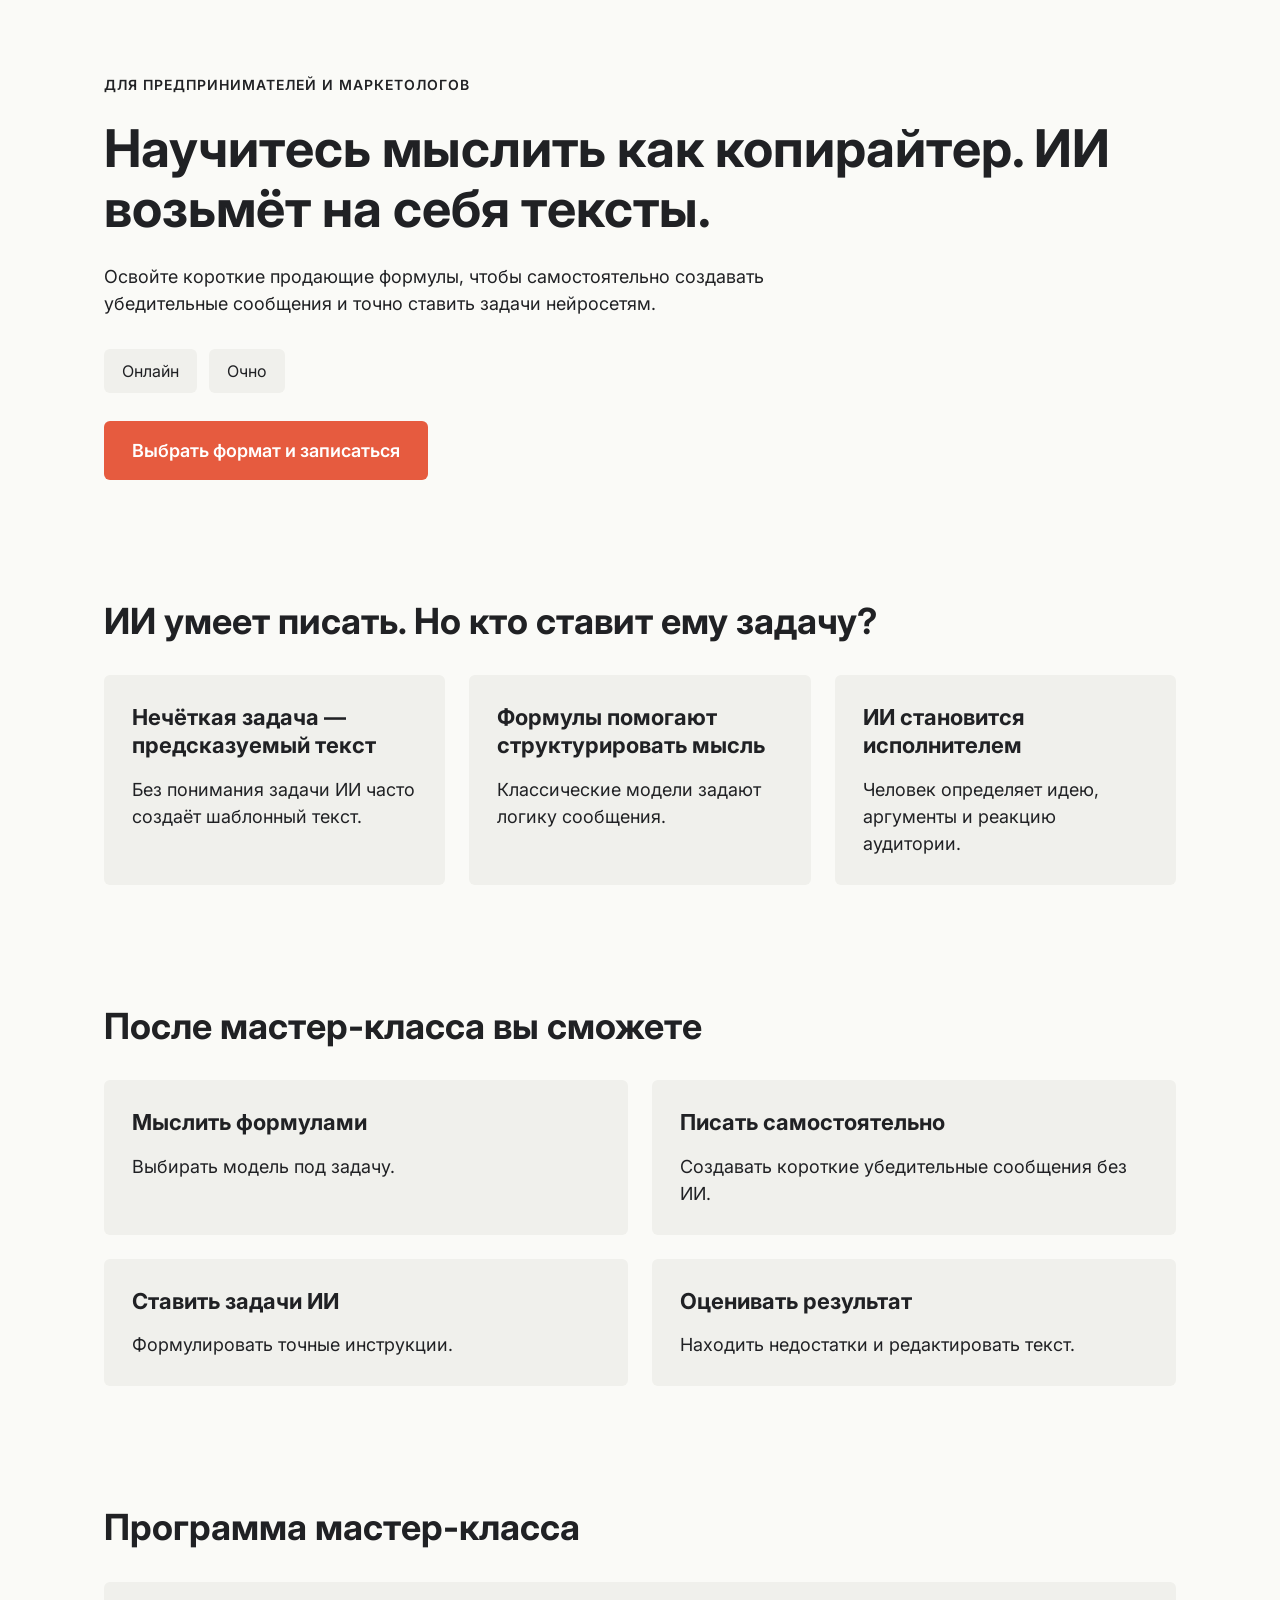
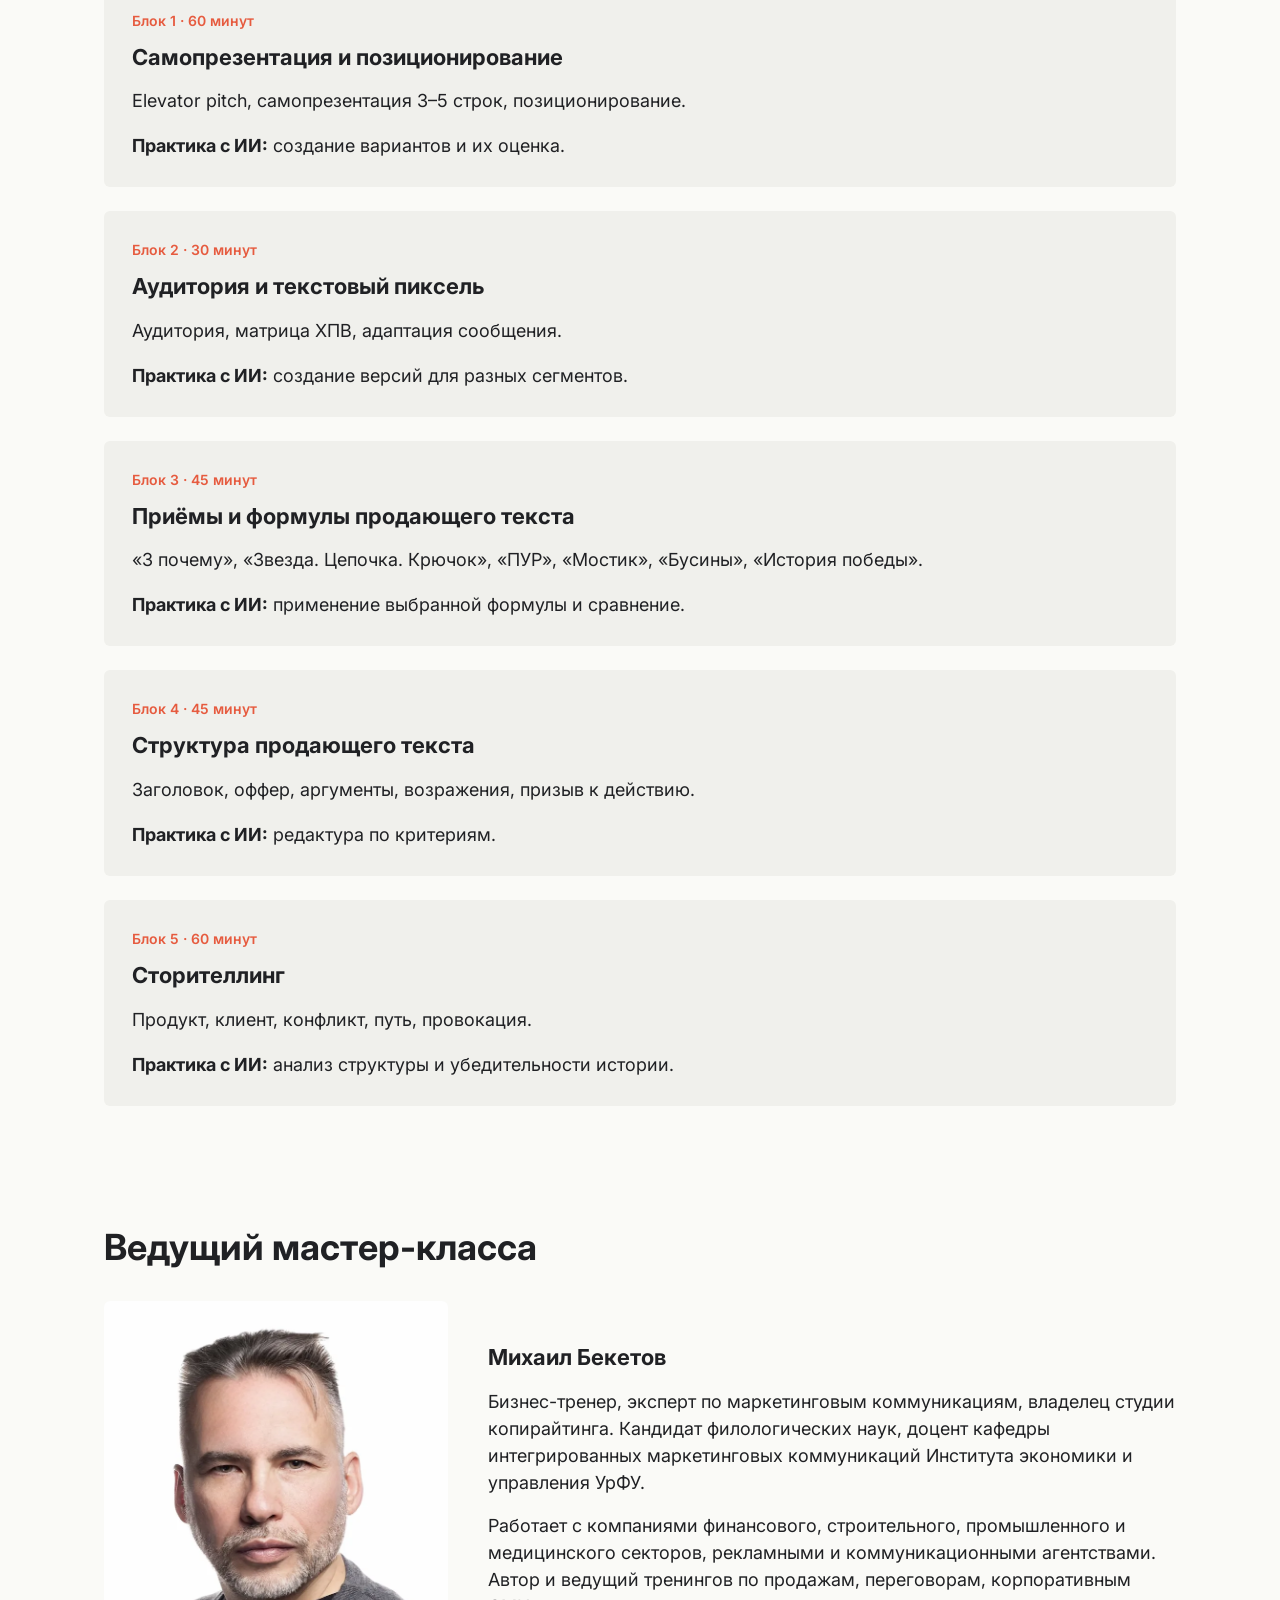
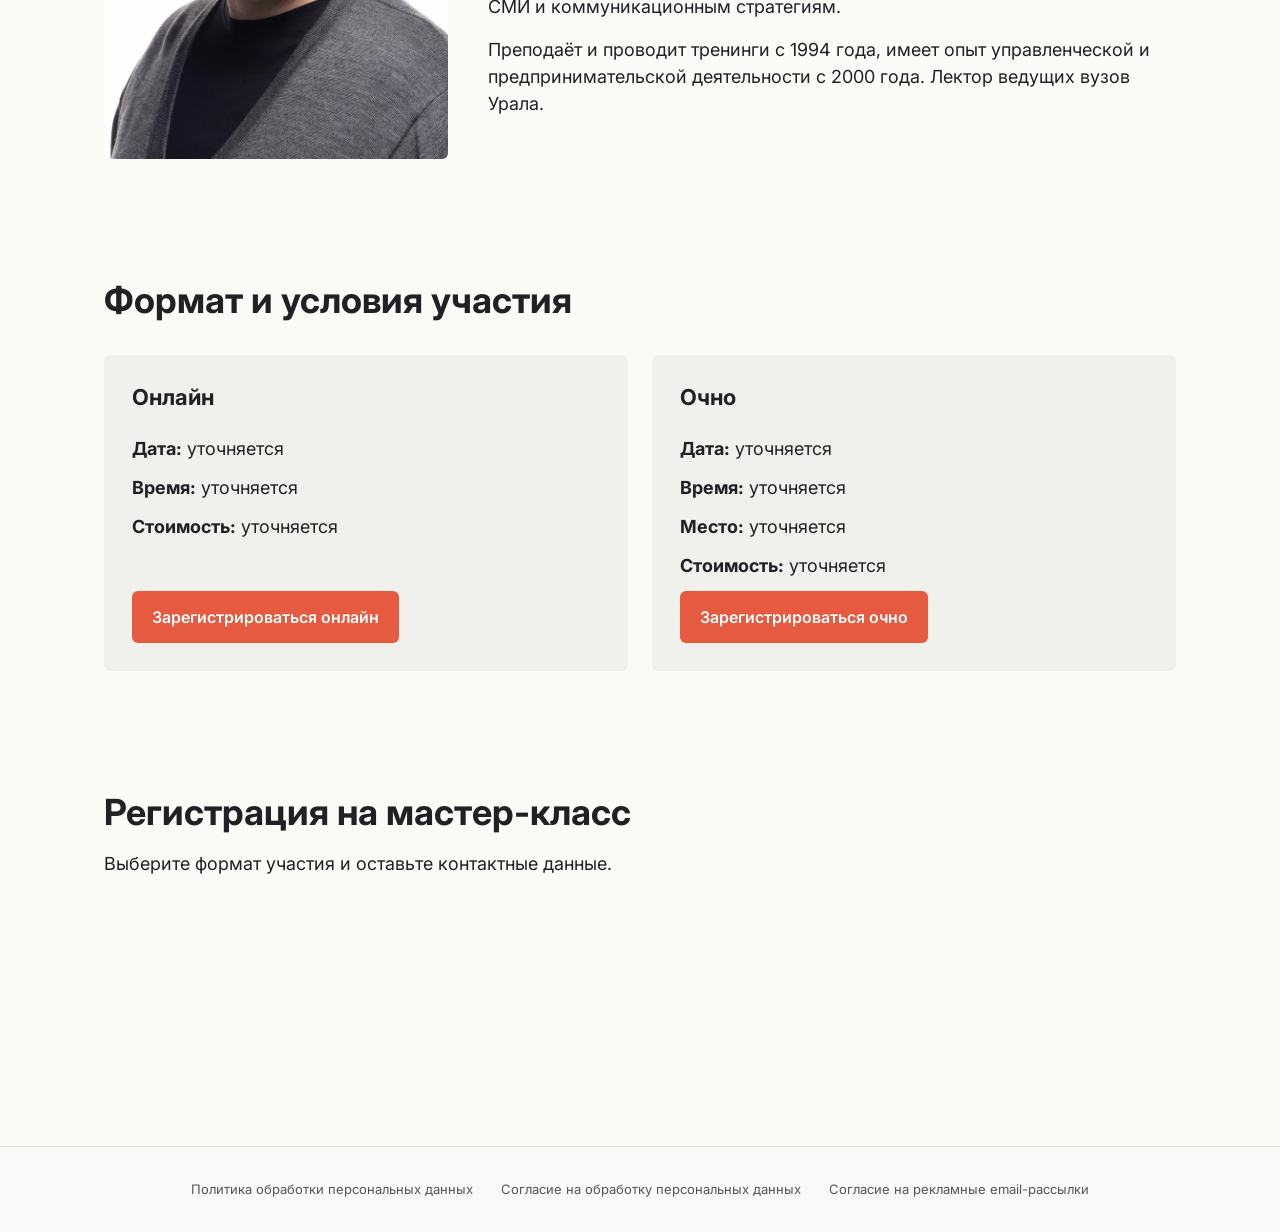
<file: index.html>
<!DOCTYPE html>
<!-- Учебное обновление сайта. Модуль 7, практика 7.7 -->
<html lang="ru">
<head>
    <meta charset="UTF-8">
    <meta name="viewport" content="width=device-width, initial-scale=1.0">
    <title>Копирайтинг + ИИ — мастер-класс</title>
    <link rel="preconnect" href="https://fonts.googleapis.com">
<link rel="preconnect" href="https://fonts.gstatic.com" crossorigin>
<link href="https://fonts.googleapis.com/css2?family=Inter:wght@400;500;600;700&display=swap" rel="stylesheet">
    <link rel="stylesheet" href="style.css">
</head>
<body>
    <main>
        <section class="hero">
            <p class="hero-label">Для предпринимателей и маркетологов</p>

            <h1>Научитесь мыслить как копирайтер. ИИ возьмёт на себя тексты.</h1>

            <p class="hero-subtitle">Освойте короткие продающие формулы, чтобы самостоятельно создавать убедительные сообщения и точно ставить задачи нейросетям.</p>

            <div class="hero-formats">
    <span class="format-tag">Онлайн</span>
    <span class="format-tag">Очно</span>
</div>
            <a class="hero-button" href="#registration">Выбрать формат и записаться</a>
        </section>

        <section class="problem">
            <div class="container">

                <h2>ИИ умеет писать. Но кто ставит ему задачу?</h2>

                <div class="problem-cards">

                    <article class="problem-card">
                        <h3>Нечёткая задача — предсказуемый текст</h3>
                        <p>Без понимания задачи ИИ часто создаёт шаблонный текст.</p>
                    </article>

                    <article class="problem-card">
                        <h3>Формулы помогают структурировать мысль</h3>
                        <p>Классические модели задают логику сообщения.</p>
                    </article>

                    <article class="problem-card">
                        <h3>ИИ становится исполнителем</h3>
                        <p>Человек определяет идею, аргументы и реакцию аудитории.</p>
                    </article>

                </div>
            </div>
        </section>
        <section class="results">
            <div class="container">

                <h2>После мастер-класса вы сможете</h2>

                <div class="results-cards">

                    <article class="results-card">
                        <h3>Мыслить формулами</h3>
                        <p>Выбирать модель под задачу.</p>
                    </article>

                    <article class="results-card">
                        <h3>Писать самостоятельно</h3>
                        <p>Создавать короткие убедительные сообщения без ИИ.</p>
                    </article>

                    <article class="results-card">
                        <h3>Ставить задачи ИИ</h3>
                        <p>Формулировать точные инструкции.</p>
                    </article>

                    <article class="results-card">
                        <h3>Оценивать результат</h3>
                        <p>Находить недостатки и редактировать текст.</p>
                    </article>

                </div>
            </div>
        </section>
               <section class="program">
            <div class="container">

                <h2>Программа мастер-класса</h2>

                <div class="program-blocks">

    <article class="program-block">
        <p class="program-duration">Блок 1 · 60 минут</p>

        <h3>Самопрезентация и позиционирование</h3>

        <p>Elevator pitch, самопрезентация 3–5 строк, позиционирование.</p>

        <p><strong>Практика с ИИ:</strong> создание вариантов и их оценка.</p>
    </article>
<article class="program-block">
    <p class="program-duration">Блок 2 · 30 минут</p>

    <h3>Аудитория и текстовый пиксель</h3>

    <p>Аудитория, матрица ХПВ, адаптация сообщения.</p>

    <p><strong>Практика с ИИ:</strong> создание версий для разных сегментов.</p>
</article>

<article class="program-block">
    <p class="program-duration">Блок 3 · 45 минут</p>

    <h3>Приёмы и формулы продающего текста</h3>

    <p>«3 почему», «Звезда. Цепочка. Крючок», «ПУР», «Мостик», «Бусины», «История победы».</p>

    <p><strong>Практика с ИИ:</strong> применение выбранной формулы и сравнение.</p>
</article>

<article class="program-block">
    <p class="program-duration">Блок 4 · 45 минут</p>

    <h3>Структура продающего текста</h3>

    <p>Заголовок, оффер, аргументы, возражения, призыв к действию.</p>

    <p><strong>Практика с ИИ:</strong> редактура по критериям.</p>
</article>

<article class="program-block">
    <p class="program-duration">Блок 5 · 60 минут</p>

    <h3>Сторителлинг</h3>

    <p>Продукт, клиент, конфликт, путь, провокация.</p>

    <p><strong>Практика с ИИ:</strong> анализ структуры и убедительности истории.</p>
</article>
</div>

            </div>
        </section> 
                <section class="speaker">
            <div class="container">

                <h2>Ведущий мастер-класса</h2>

                <div class="speaker-content">

                    <div class="speaker-photo">
    <img src="images/beketov.webp" alt="Михаил Бекетов — ведущий мастер-класса">
</div>

                    <div class="speaker-info">
                        <h3>Михаил Бекетов</h3>

<p>Бизнес-тренер, эксперт по маркетинговым коммуникациям, владелец студии копирайтинга. Кандидат филологических наук, доцент кафедры интегрированных маркетинговых коммуникаций Института экономики и управления УрФУ.</p>

<p>Работает с компаниями финансового, строительного, промышленного и медицинского секторов, рекламными и коммуникационными агентствами. Автор и ведущий тренингов по продажам, переговорам, корпоративным СМИ и коммуникационным стратегиям.</p>

<p>Преподаёт и проводит тренинги с 1994 года, имеет опыт управленческой и предпринимательской деятельности с 2000 года. Лектор ведущих вузов Урала.</p>                    </div>

                </div>
            </div>
        </section>
        <section class="participation">
    <div class="container">

        <h2>Формат и условия участия</h2>

        <div class="participation-cards">

            <article class="participation-card">
                <h3>Онлайн</h3>

                <p><strong>Дата:</strong> уточняется</p>
                <p><strong>Время:</strong> уточняется</p>
                <p><strong>Стоимость:</strong> уточняется</p>

                <a href="#registration" class="participation-button" data-format="online">
                   Зарегистрироваться онлайн
                </a>
            </article>

            <article class="participation-card">
                <h3>Очно</h3>

                <p><strong>Дата:</strong> уточняется</p>
                <p><strong>Время:</strong> уточняется</p>
                <p><strong>Место:</strong> уточняется</p>
                <p><strong>Стоимость:</strong> уточняется</p>

                <a href="#registration" class="participation-button" data-format="offline">
                    Зарегистрироваться очно
                </a>
            </article>

        </div>
    </div>
</section>
<section class="registration" id="registration">
    <div class="container">

        <h2>Регистрация на мастер-класс</h2>

        <p class="registration-intro">
            Выберите формат участия и оставьте контактные данные.
        </p>

        <!-- Регистрация через Яндекс Формы -->
<script src="https://forms.yandex.ru/_static/embed.js"></script>

<iframe
    src="https://forms.yandex.ru/u/6af495f3ba5f02373a2b2bd5?iframe=1"
    name="ya-form-6af495f3ba5f02373a2b2bd5"
    title="Регистрация на мастер-класс Копирайтинг + ИИ"
    width="100%"
    style="max-width: 650px; border: 0;"
></iframe>
    </div>
</section>
    </main>
 
<footer class="site-footer">
    <div class="legal-links">
        <a href="privacy.html">
            Политика обработки персональных данных
        </a>

        <a href="consent-registration.html">
            Согласие на обработку персональных данных
        </a>

        <a href="consent-email.html">
            Согласие на рекламные email-рассылки
        </a>
    </div>
</footer>
 

</body>
</html>
</file>
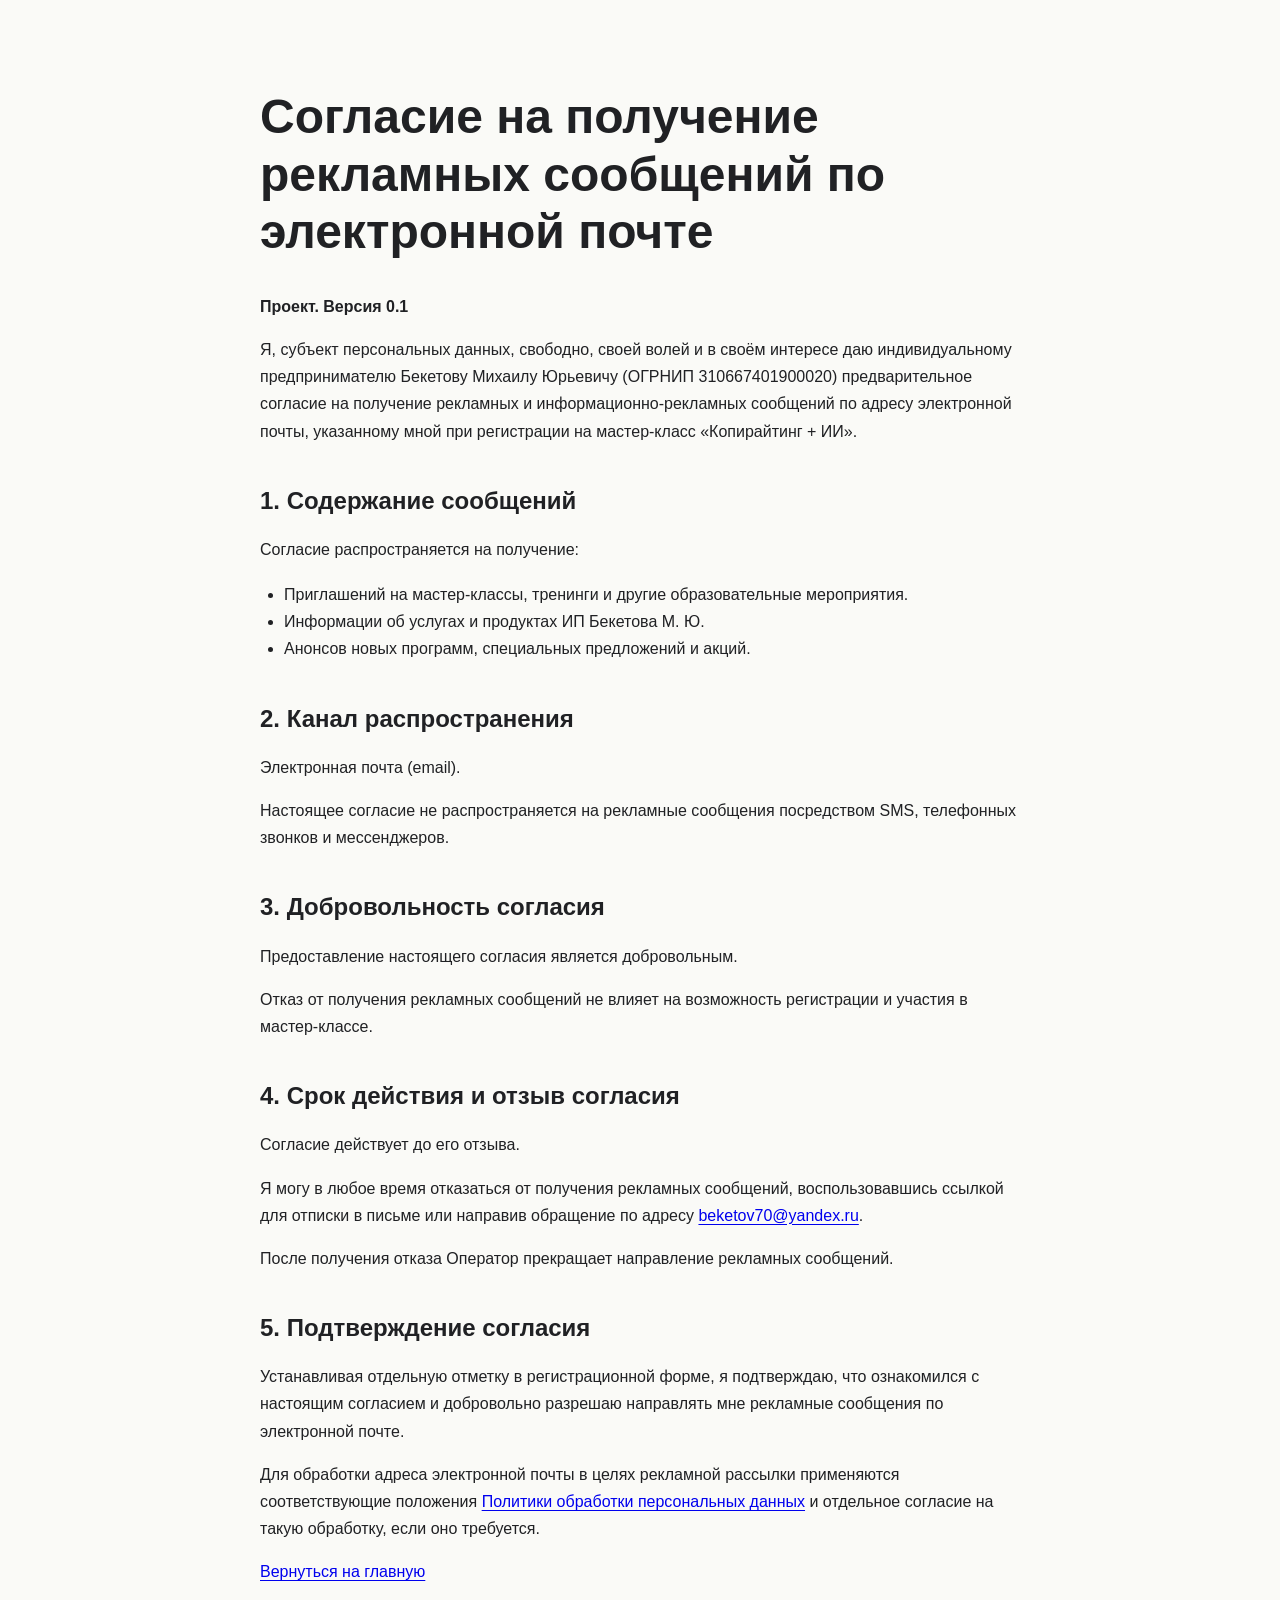
<file: consent-email.html>
<!DOCTYPE html>
<html lang="ru">
<head>
    <meta charset="UTF-8">
    <meta name="viewport"
          content="width=device-width, initial-scale=1.0">

    <title>Согласие на рекламные email-рассылки</title>

    <link rel="stylesheet" href="style.css">
</head>

<body class="legal-page">
    <main class="legal-content">

        <h1>Согласие на получение рекламных
        сообщений по электронной почте</h1>

        <p><strong>Проект. Версия 0.1</strong></p>

        <p>Я, субъект персональных данных, свободно,
        своей волей и в своём интересе даю
        индивидуальному предпринимателю Бекетову
        Михаилу Юрьевичу (ОГРНИП 310667401900020)
        предварительное согласие на получение
        рекламных и информационно-рекламных сообщений
        по адресу электронной почты, указанному мной
        при регистрации на мастер-класс
        «Копирайтинг + ИИ».</p>

        <h2>1. Содержание сообщений</h2>

        <p>Согласие распространяется на получение:</p>

        <ul>
            <li>Приглашений на мастер-классы, тренинги
            и другие образовательные мероприятия.</li>

            <li>Информации об услугах и продуктах
            ИП Бекетова М. Ю.</li>

            <li>Анонсов новых программ, специальных
            предложений и акций.</li>
        </ul>

        <h2>2. Канал распространения</h2>

        <p>Электронная почта (email).</p>

        <p>Настоящее согласие не распространяется
        на рекламные сообщения посредством SMS,
        телефонных звонков и мессенджеров.</p>

        <h2>3. Добровольность согласия</h2>

        <p>Предоставление настоящего согласия
        является добровольным.</p>

        <p>Отказ от получения рекламных сообщений
        не влияет на возможность регистрации
        и участия в мастер-классе.</p>

        <h2>4. Срок действия и отзыв согласия</h2>

        <p>Согласие действует до его отзыва.</p>

        <p>Я могу в любое время отказаться от получения
        рекламных сообщений, воспользовавшись ссылкой
        для отписки в письме или направив обращение
        по адресу
        <a href="mailto:beketov70@yandex.ru">
        beketov70@yandex.ru</a>.</p>

        <p>После получения отказа Оператор прекращает
        направление рекламных сообщений.</p>

        <h2>5. Подтверждение согласия</h2>

        <p>Устанавливая отдельную отметку
        в регистрационной форме, я подтверждаю,
        что ознакомился с настоящим согласием
        и добровольно разрешаю направлять мне
        рекламные сообщения по электронной почте.</p>

        <p>Для обработки адреса электронной почты
        в целях рекламной рассылки применяются
        соответствующие положения
        <a href="privacy.html">
        Политики обработки персональных данных</a>
        и отдельное согласие на такую обработку,
        если оно требуется.</p>

        <p>
            <a href="index.html">Вернуться на главную</a>
        </p>

    </main>
</body>
</html>
</file>
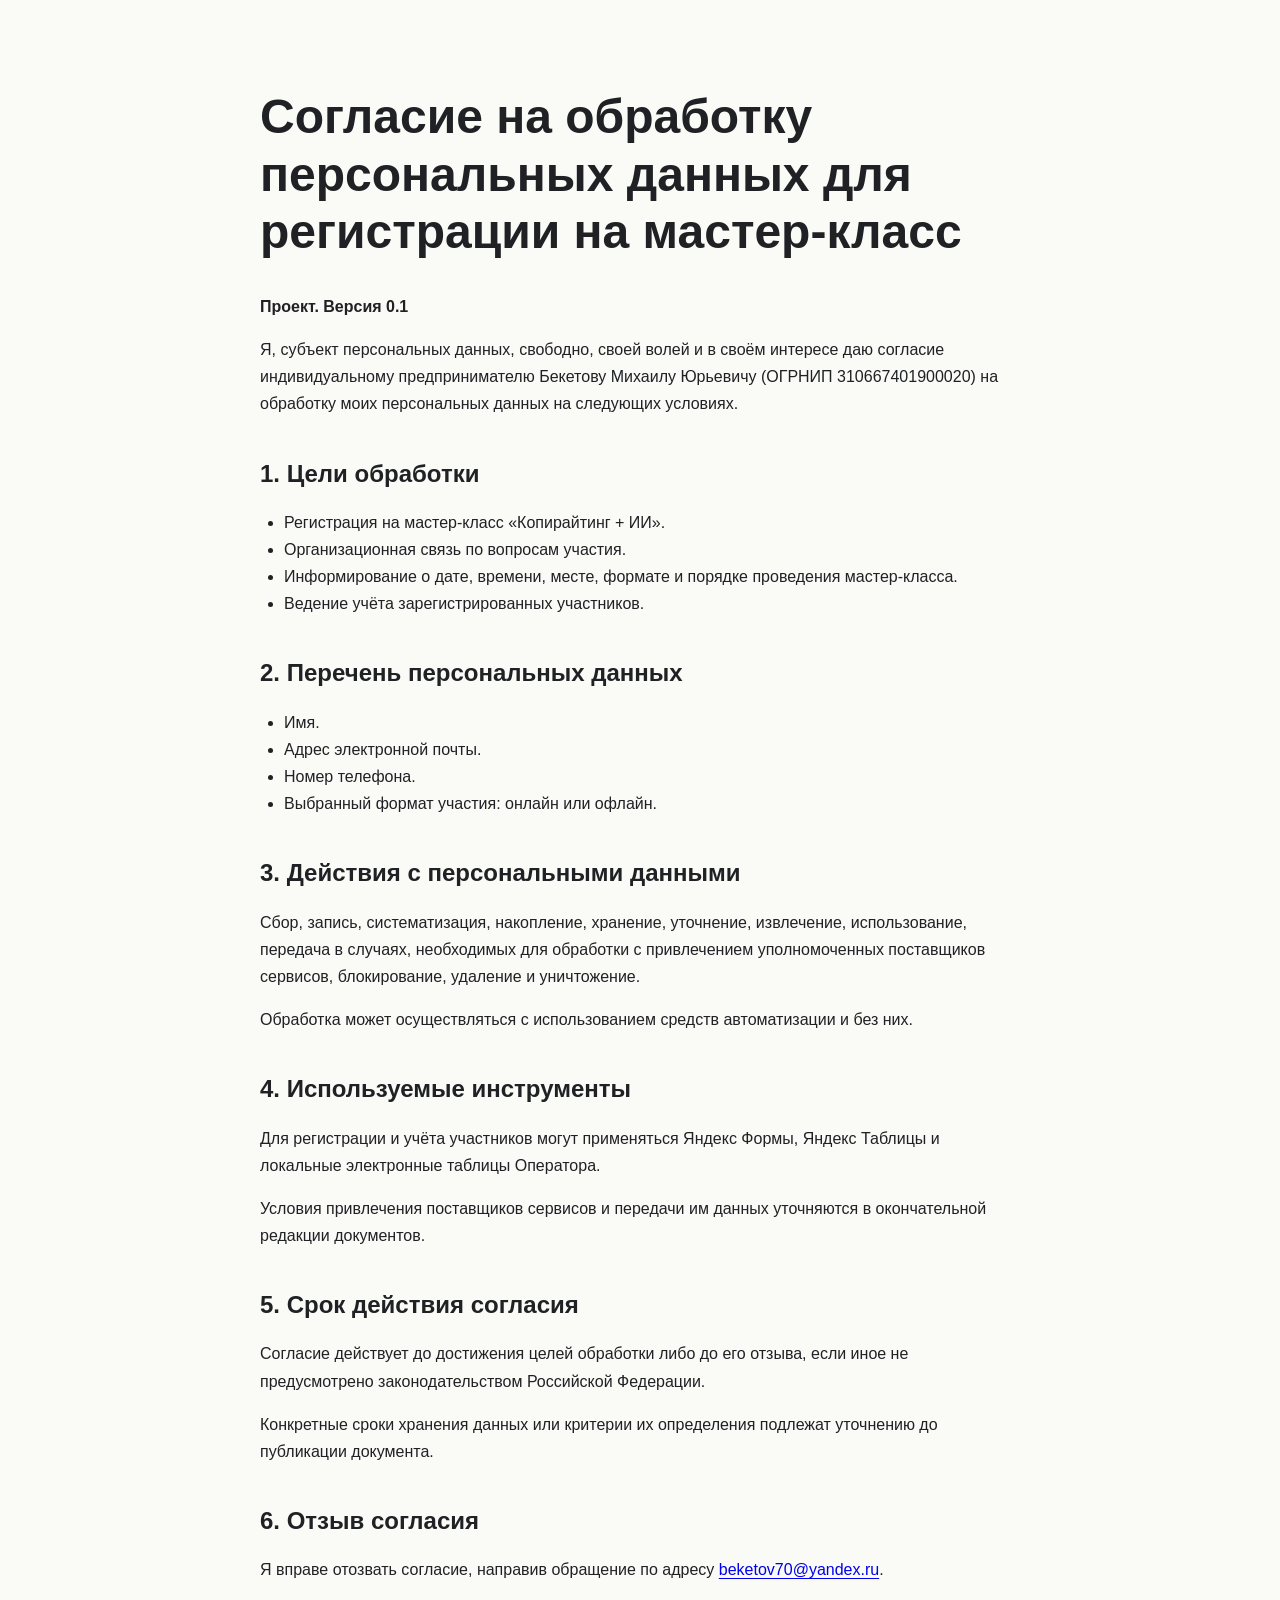
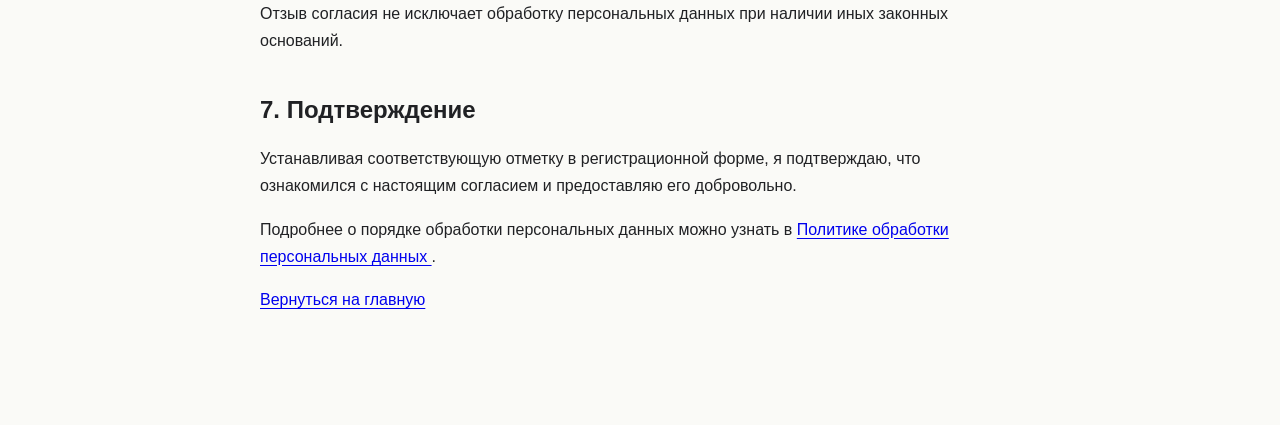
<file: consent-registration.html>
<!DOCTYPE html>
<html lang="ru">
<head>
    <meta charset="UTF-8">
    <meta name="viewport"
          content="width=device-width, initial-scale=1.0">

    <title>Согласие на обработку персональных данных</title>

    <link rel="stylesheet" href="style.css">
</head>

<body class="legal-page">
    <main class="legal-content">

        <h1>Согласие на обработку персональных данных
        для регистрации на мастер-класс</h1>

        <p><strong>Проект. Версия 0.1</strong></p>

        <p>Я, субъект персональных данных, свободно,
        своей волей и в своём интересе даю согласие
        индивидуальному предпринимателю Бекетову
        Михаилу Юрьевичу (ОГРНИП 310667401900020)
        на обработку моих персональных данных
        на следующих условиях.</p>

        <h2>1. Цели обработки</h2>
        <ul>
            <li>Регистрация на мастер-класс
            «Копирайтинг + ИИ».</li>
            <li>Организационная связь по вопросам участия.</li>
            <li>Информирование о дате, времени, месте,
            формате и порядке проведения мастер-класса.</li>
            <li>Ведение учёта зарегистрированных
            участников.</li>
        </ul>

        <h2>2. Перечень персональных данных</h2>
        <ul>
            <li>Имя.</li>
            <li>Адрес электронной почты.</li>
            <li>Номер телефона.</li>
            <li>Выбранный формат участия:
            онлайн или офлайн.</li>
        </ul>

        <h2>3. Действия с персональными данными</h2>

        <p>Сбор, запись, систематизация, накопление,
        хранение, уточнение, извлечение, использование,
        передача в случаях, необходимых для обработки
        с привлечением уполномоченных поставщиков
        сервисов, блокирование, удаление и уничтожение.</p>

        <p>Обработка может осуществляться с использованием
        средств автоматизации и без них.</p>

        <h2>4. Используемые инструменты</h2>

        <p>Для регистрации и учёта участников могут
        применяться Яндекс Формы, Яндекс Таблицы
        и локальные электронные таблицы Оператора.</p>

        <p>Условия привлечения поставщиков сервисов
        и передачи им данных уточняются в окончательной
        редакции документов.</p>

        <h2>5. Срок действия согласия</h2>

        <p>Согласие действует до достижения целей
        обработки либо до его отзыва, если иное
        не предусмотрено законодательством
        Российской Федерации.</p>

        <p>Конкретные сроки хранения данных или критерии
        их определения подлежат уточнению до публикации
        документа.</p>

        <h2>6. Отзыв согласия</h2>

        <p>Я вправе отозвать согласие, направив
        обращение по адресу
        <a href="mailto:beketov70@yandex.ru">
        beketov70@yandex.ru</a>.</p>

        <p>Отзыв согласия не исключает обработку
        персональных данных при наличии иных
        законных оснований.</p>

        <h2>7. Подтверждение</h2>

        <p>Устанавливая соответствующую отметку
        в регистрационной форме, я подтверждаю,
        что ознакомился с настоящим согласием
        и предоставляю его добровольно.</p>

<p>
    Подробнее о порядке обработки персональных
    данных можно узнать в
    <a href="privacy.html">
        Политике обработки персональных данных
    </a>.
</p>

        <p>
            <a href="index.html">Вернуться на главную</a>
        </p>

    </main>
</body>
</html>
</file>
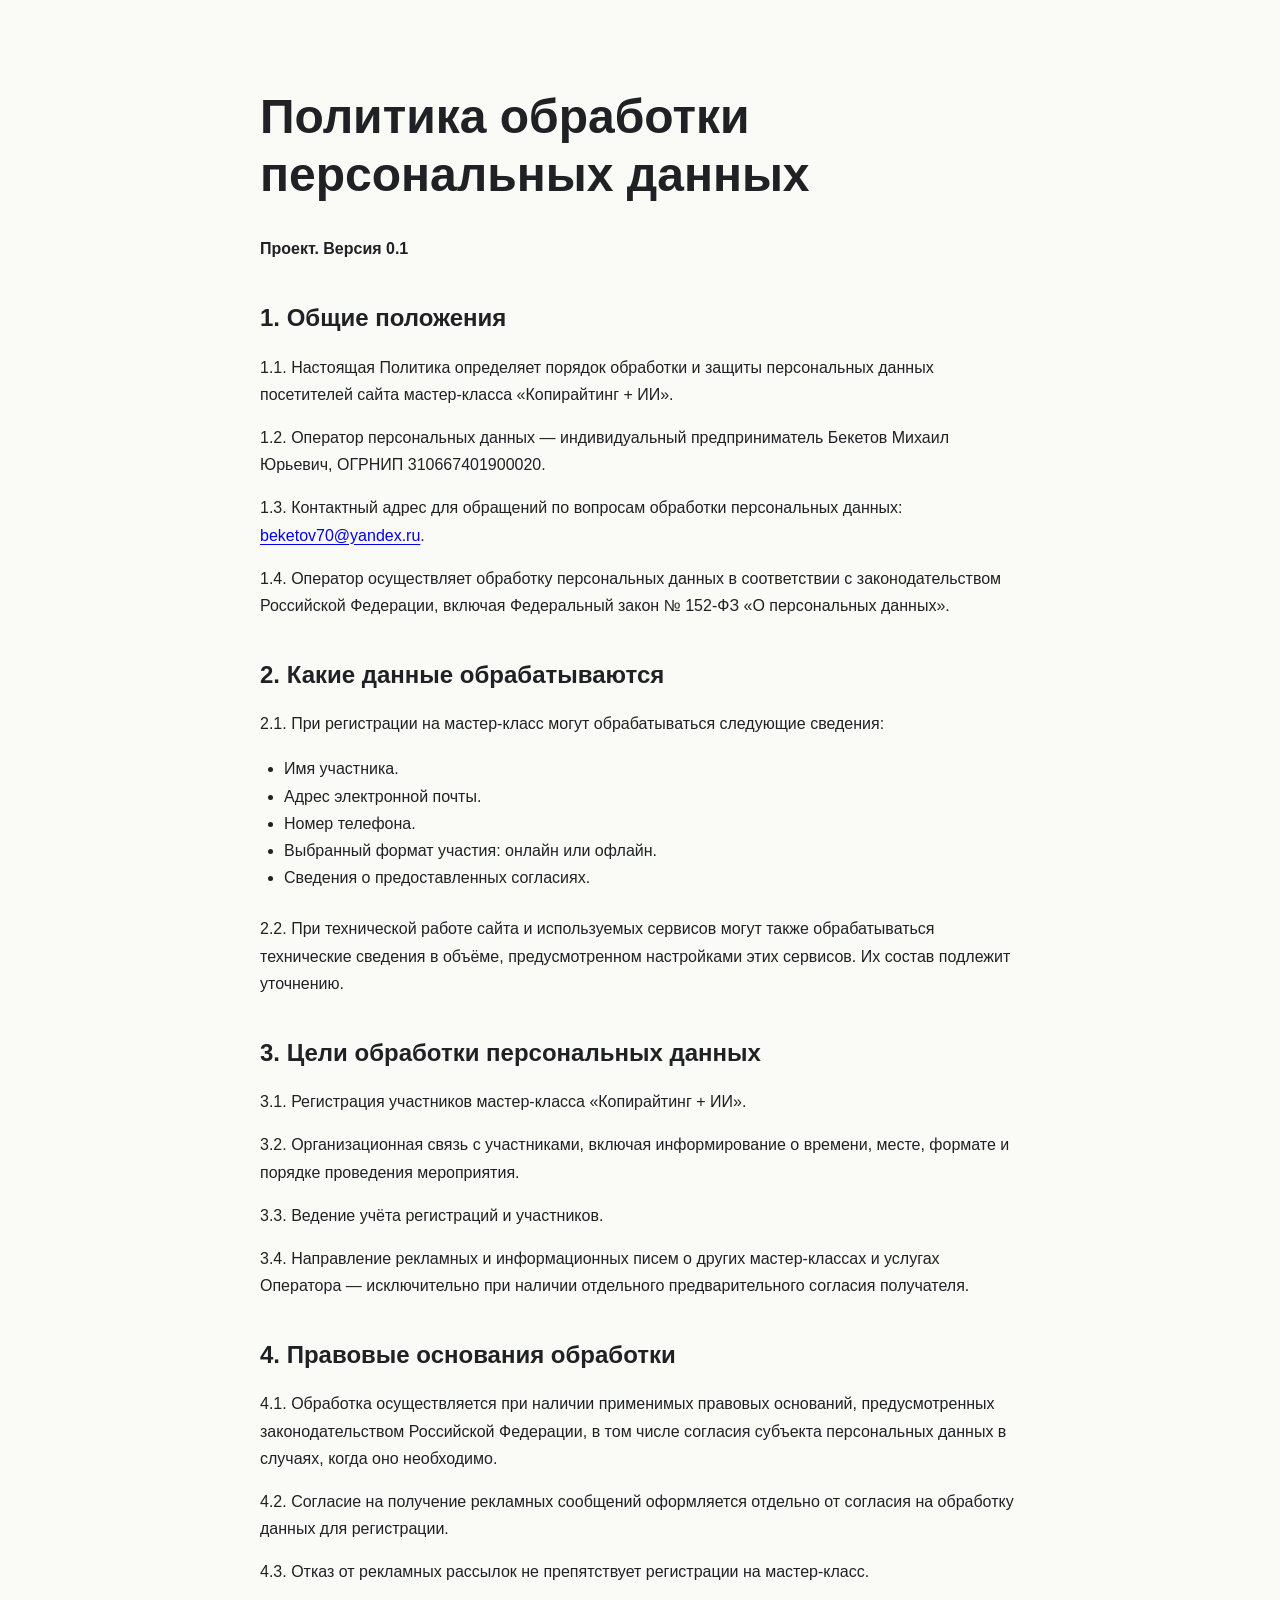
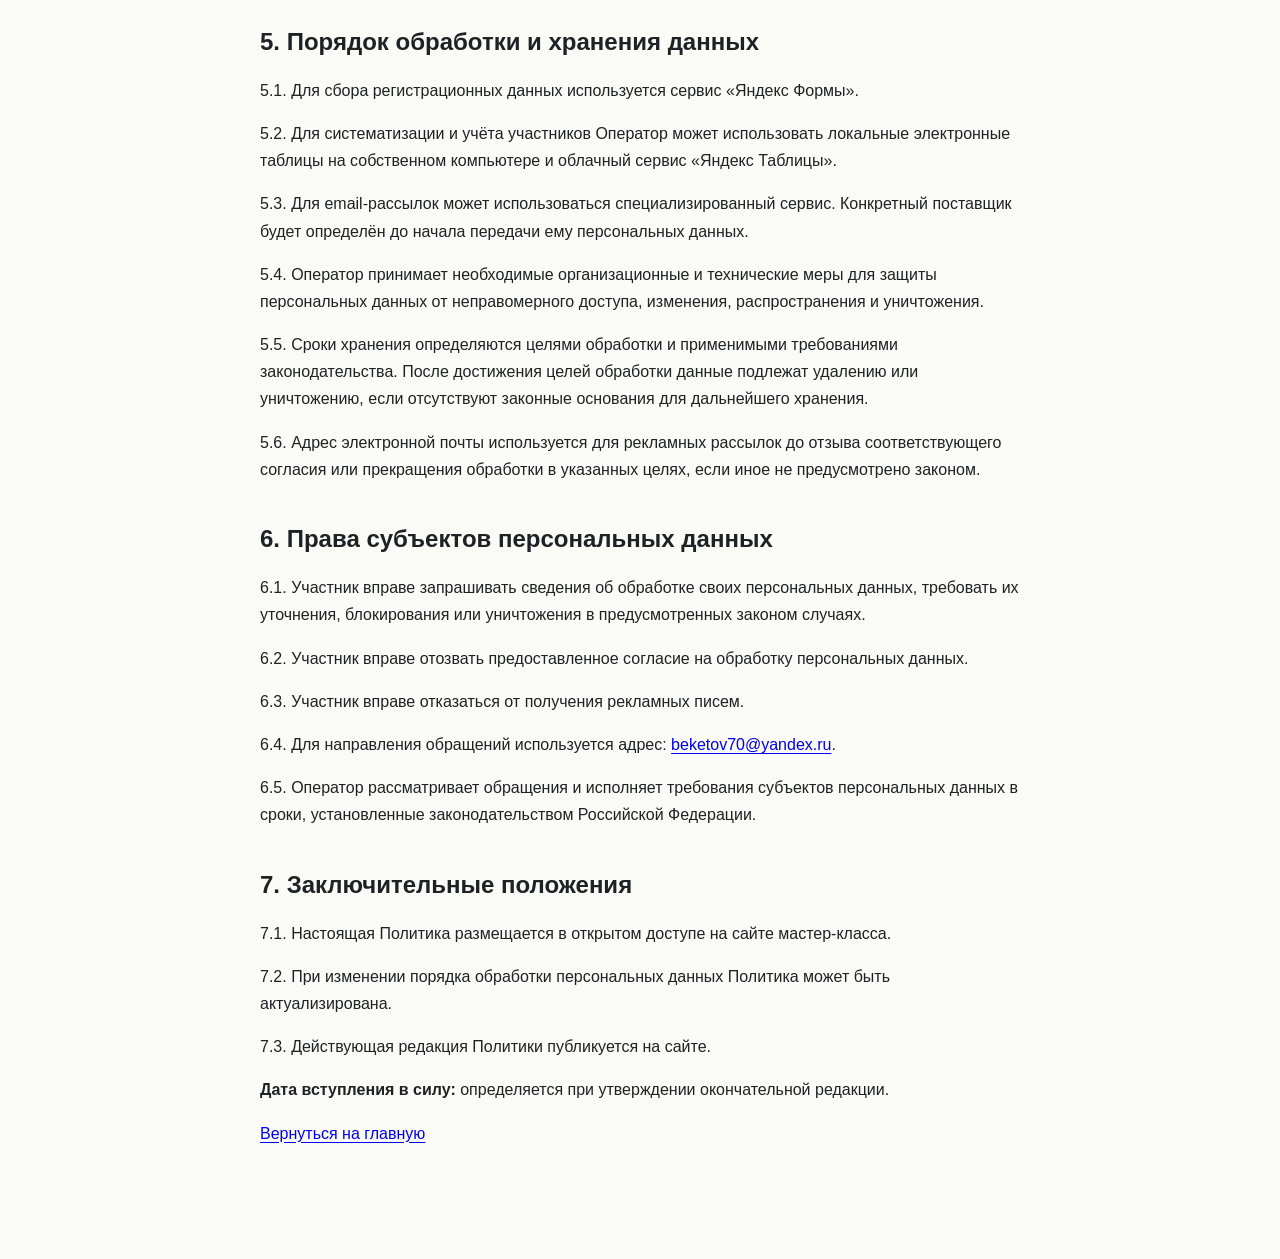
<file: privacy.html>
<!DOCTYPE html>
<html lang="ru">
<head>
    <meta charset="UTF-8">
    <meta name="viewport"
          content="width=device-width, initial-scale=1.0">

    <title>Политика обработки персональных данных</title>

    <link rel="stylesheet" href="style.css">
</head>

<body class="legal-page">
    <main class="legal-content">
    <h1>Политика обработки персональных данных</h1>

    <p><strong>Проект. Версия 0.1</strong></p>

    <h2>1. Общие положения</h2>

    <p>1.1. Настоящая Политика определяет порядок
    обработки и защиты персональных данных посетителей
    сайта мастер-класса «Копирайтинг + ИИ».</p>

    <p>1.2. Оператор персональных данных —
    индивидуальный предприниматель Бекетов Михаил
    Юрьевич, ОГРНИП 310667401900020.</p>

    <p>1.3. Контактный адрес для обращений по вопросам
    обработки персональных данных:
    <a href="mailto:beketov70@yandex.ru">
    beketov70@yandex.ru</a>.</p>

    <p>1.4. Оператор осуществляет обработку персональных
    данных в соответствии с законодательством Российской
    Федерации, включая Федеральный закон № 152-ФЗ
    «О персональных данных».</p>

    <h2>2. Какие данные обрабатываются</h2>

    <p>2.1. При регистрации на мастер-класс могут
    обрабатываться следующие сведения:</p>

    <ul>
        <li>Имя участника.</li>
        <li>Адрес электронной почты.</li>
        <li>Номер телефона.</li>
        <li>Выбранный формат участия: онлайн или офлайн.</li>
        <li>Сведения о предоставленных согласиях.</li>
    </ul>

    <p>2.2. При технической работе сайта и используемых
    сервисов могут также обрабатываться технические
    сведения в объёме, предусмотренном настройками
    этих сервисов. Их состав подлежит уточнению.</p>

    <h2>3. Цели обработки персональных данных</h2>

    <p>3.1. Регистрация участников мастер-класса
    «Копирайтинг + ИИ».</p>

    <p>3.2. Организационная связь с участниками,
    включая информирование о времени, месте, формате
    и порядке проведения мероприятия.</p>

    <p>3.3. Ведение учёта регистраций и участников.</p>

    <p>3.4. Направление рекламных и информационных
    писем о других мастер-классах и услугах Оператора —
    исключительно при наличии отдельного
    предварительного согласия получателя.</p>

    <h2>4. Правовые основания обработки</h2>

    <p>4.1. Обработка осуществляется при наличии
    применимых правовых оснований, предусмотренных
    законодательством Российской Федерации, в том
    числе согласия субъекта персональных данных
    в случаях, когда оно необходимо.</p>

    <p>4.2. Согласие на получение рекламных сообщений
    оформляется отдельно от согласия на обработку
    данных для регистрации.</p>

    <p>4.3. Отказ от рекламных рассылок не препятствует
    регистрации на мастер-класс.</p>

    <h2>5. Порядок обработки и хранения данных</h2>

    <p>5.1. Для сбора регистрационных данных
    используется сервис «Яндекс Формы».</p>

    <p>5.2. Для систематизации и учёта участников
    Оператор может использовать локальные электронные
    таблицы на собственном компьютере и облачный
    сервис «Яндекс Таблицы».</p>

    <p>5.3. Для email-рассылок может использоваться
    специализированный сервис. Конкретный поставщик
    будет определён до начала передачи ему
    персональных данных.</p>

    <p>5.4. Оператор принимает необходимые
    организационные и технические меры для защиты
    персональных данных от неправомерного доступа,
    изменения, распространения и уничтожения.</p>

    <p>5.5. Сроки хранения определяются целями
    обработки и применимыми требованиями
    законодательства. После достижения целей обработки
    данные подлежат удалению или уничтожению, если
    отсутствуют законные основания для дальнейшего
    хранения.</p>

    <p>5.6. Адрес электронной почты используется для
    рекламных рассылок до отзыва соответствующего
    согласия или прекращения обработки в указанных
    целях, если иное не предусмотрено законом.</p>

    <h2>6. Права субъектов персональных данных</h2>

    <p>6.1. Участник вправе запрашивать сведения об
    обработке своих персональных данных, требовать
    их уточнения, блокирования или уничтожения
    в предусмотренных законом случаях.</p>

    <p>6.2. Участник вправе отозвать предоставленное
    согласие на обработку персональных данных.</p>

    <p>6.3. Участник вправе отказаться от получения
    рекламных писем.</p>

    <p>6.4. Для направления обращений используется
    адрес:
    <a href="mailto:beketov70@yandex.ru">
    beketov70@yandex.ru</a>.</p>

    <p>6.5. Оператор рассматривает обращения и исполняет
    требования субъектов персональных данных в сроки,
    установленные законодательством Российской
    Федерации.</p>

    <h2>7. Заключительные положения</h2>

    <p>7.1. Настоящая Политика размещается в открытом
    доступе на сайте мастер-класса.</p>

    <p>7.2. При изменении порядка обработки персональных
    данных Политика может быть актуализирована.</p>

    <p>7.3. Действующая редакция Политики публикуется
    на сайте.</p>

    <p><strong>Дата вступления в силу:</strong>
    определяется при утверждении окончательной
    редакции.</p>

    <p>
        <a href="index.html">Вернуться на главную</a>
    </p>
</main>

</body>
</html>
</file>
<file: style.css>
body {
    background-color: #FAFAF7;
    color: #202124;
    font-family: 'Inter', sans-serif;
    font-size: 18px;
    line-height: 1.5;
    margin: 0;
}
h1 {
    font-size: 52px;
    line-height: 1.15;
    font-weight: 700;
    margin: 24px 0;
}
@media (max-width: 600px) {
    body {
        font-size: 16px;
    }

    h1 {
        font-size: 34px;
    }
}
.hero {
    max-width: 1120px;
    margin: 0 auto;
    padding: 60px 24px;
    box-sizing: border-box;
}
.hero-label {
    font-size: 14px;
    font-weight: 600;
    text-transform: uppercase;
    letter-spacing: 1px;
}
.hero-subtitle {
    max-width: 760px;
    line-height: 1.5;
    margin: 24px 0 32px;
}
.hero-formats {
    display: flex;
    gap: 12px;
    flex-wrap: wrap;
}

.format-tag {
    background-color: #F0F0EC;
    padding: 10px 18px;
    border-radius: 6px;
    font-size: 16px;
}
.hero-button {
    display: inline-block;
    background-color: #E65B3F;
    color: #FFFFFF;
    padding: 16px 28px;
    margin-top: 28px;
    border-radius: 6px;
    text-decoration: none;
    font-weight: 600;
}
.hero-button:hover {
    background-color: #C94B32;
}
.hero-button:focus-visible {
    outline: 3px solid #202124;
    outline-offset: 4px;
}
@media (max-width: 360px) {
    .hero-button {
        padding: 14px 16px;
    }
}
.container {
    max-width: 1120px;
    margin: 0 auto;
    padding: 0 24px;
    box-sizing: border-box;
}
.problem {
    padding: 60px 0;
}

.problem h2,
.results h2 {
    font-size: 36px;
    line-height: 1.2;
    margin: 0 0 32px;
}

.problem-cards {
    display: grid;
    grid-template-columns: repeat(3, 1fr);
    gap: 24px;
}
@media (max-width: 900px) {
    .problem-cards {
        grid-template-columns: 1fr;
    }
}

.problem-card,
.results-card {
    background-color: #F0F0EC;
    padding: 28px;
    border-radius: 6px;
}

.problem-card h3,
.results-card h3 {
    font-size: 22px;
    line-height: 1.3;
    margin: 0 0 16px;
}

.problem-card p,
.results-card p {
    margin: 0;
}
@media (max-width: 600px) {
    .problem h2,
.results h2 {
    font-size: 28px;
}

.problem-card h3,
.results-card h3 {
    font-size: 20px;
}

    .problem-cards {
        grid-template-columns: 1fr;
    }
}
.results {
    padding: 60px 0;
}

.results-cards {
    display: grid;
    grid-template-columns: repeat(2, 1fr);
    gap: 24px;
}


@media (max-width: 600px) {
    .results-cards {
        grid-template-columns: 1fr;
    }
}
.program {
    padding: 60px 0;
}

.program h2 {
    font-size: 36px;
    line-height: 1.2;
    margin: 0 0 32px;
}

.program-blocks {
    display: grid;
    gap: 24px;
}

.program-block {
    background-color: #F0F0EC;
    padding: 28px;
    border-radius: 6px;
}

.program-duration {
    font-size: 14px;
    font-weight: 600;
    color: #E65B3F;
    margin: 0 0 12px;
}

.program-block h3 {
    font-size: 22px;
    line-height: 1.3;
    margin: 0 0 16px;
}

.program-block p {
    margin-top: 0;
}

.program-block p:last-child {
    margin-bottom: 0;
}
@media (max-width: 600px) {
    .program h2 {
        font-size: 28px;
    }

    .program-block h3 {
        font-size: 20px;
    }

    .program-block {
        padding: 20px;
    }
}
/* Ведущий мастер-класса */

.speaker {
    padding: 60px 0;
}

.speaker h2 {
    font-size: 36px;
    line-height: 1.2;
    margin: 0 0 32px;
}

.speaker-content {
    display: grid;
    grid-template-columns: 1fr 2fr;
    gap: 40px;
    align-items: center;
}

.speaker-photo {
    background-color: #F0F0EC;
    border-radius: 6px;
    aspect-ratio: 3 / 4;
    display: flex;
    align-items: center;
    justify-content: center;
    padding: 24px;
    box-sizing: border-box;
    text-align: center;
}

.speaker-photo p {
    margin: 0;
}

.speaker-info h3 {
    font-size: 22px;
    line-height: 1.3;
    margin: 0 0 16px;
}

.speaker-info p {
    margin: 0 0 16px;
}

.speaker-info p:last-child {
    margin-bottom: 0;
}

@media (max-width: 600px) {
    .speaker h2 {
        font-size: 28px;
    }

    .speaker-content {
        grid-template-columns: 1fr;
        gap: 24px;
    }

    .speaker-photo {
        max-width: 320px;
    }

    .speaker-info h3 {
        font-size: 20px;
    }
}
.speaker-photo {
    padding: 0;
    overflow: hidden;
}

.speaker-photo img {
    display: block;
    width: 100%;
    height: 100%;
    object-fit: cover;
}
/* Формат и условия участия */

.participation {
    padding: 60px 0;
}

.participation h2 {
    font-size: 36px;
    line-height: 1.2;
    margin: 0 0 32px;
}

.participation-cards {
    display: grid;
    grid-template-columns: repeat(2, 1fr);
    gap: 24px;
}

.participation-card {
    background-color: #F0F0EC;
    padding: 28px;
    border-radius: 6px;
    display: flex;
    flex-direction: column;
    align-items: flex-start;
}

.participation-card h3 {
    font-size: 22px;
    line-height: 1.3;
    margin: 0 0 24px;
}

.participation-card p {
    margin: 0 0 12px;
}

.participation-button {
    display: inline-block;
    background-color: #E65B3F;
    color: #FFFFFF;
    padding: 14px 20px;
    margin-top: auto;
    border-radius: 6px;
    text-decoration: none;
    font-size: 16px;
    font-weight: 600;
}

.participation-button:hover {
    background-color: #C94B32;
}

.participation-button:focus-visible {
    outline: 3px solid #202124;
    outline-offset: 4px;
}

@media (max-width: 600px) {
    .participation h2 {
        font-size: 28px;
    }

    .participation-cards {
        grid-template-columns: 1fr;
    }

    .participation-card {
        padding: 20px;
    }

    .participation-card h3 {
        font-size: 20px;
    }
}
/* Регистрация */

.registration {
    padding: 60px 0 80px;
}

.registration h2 {
    font-size: 36px;
    line-height: 1.2;
    margin: 0 0 16px;
}

.registration-intro {
    margin: 0 0 32px;
    max-width: 680px;
}

.registration-form {
    max-width: 600px;
    display: grid;
    gap: 24px;
}

.form-field {
    display: flex;
    flex-direction: column;
    gap: 8px;
}

.form-field label {
    font-weight: 600;
}

.form-field input,
.form-field select {
    width: 100%;
    padding: 14px 16px;
    border: 1px solid #B8B8B3;
    border-radius: 6px;
    background-color: #FFFFFF;
    color: #202124;
    font: inherit;
    box-sizing: border-box;
}

.form-field input:focus-visible,
.form-field select:focus-visible {
    outline: 2px solid #E65B3F;
    outline-offset: 2px;
}

.form-consent {
    display: flex;
    align-items: flex-start;
    gap: 12px;
}

.form-consent input {
    width: 18px;
    height: 18px;
    margin: 4px 0 0;
    flex-shrink: 0;
    accent-color: #E65B3F;
}

.registration-button {
    justify-self: start;
    background-color: #E65B3F;
    color: #FFFFFF;
    border: none;
    border-radius: 6px;
    padding: 16px 28px;
    font: inherit;
    font-weight: 600;
    cursor: pointer;
}

.registration-button:hover {
    background-color: #C94B32;
}

.registration-button:focus-visible {
    outline: 3px solid #202124;
    outline-offset: 4px;
}

@media (max-width: 600px) {
    .registration h2 {
        font-size: 28px;
    }

    .registration-form {
        gap: 20px;
    }

    .registration-button {
        width: 100%;
    }
}
.form-note {
    font-size: 13px;
    color: #666666;
    margin-top: -8px;
    margin-bottom: 16px;
}
.policy-link {
    color: #202124;
    text-decoration: underline;
    text-underline-offset: 3px;
}

/* Юридические страницы */

.legal-content {
    max-width: 760px;
    margin: 0 auto;
    padding: 64px 24px 96px;
}

.legal-content h1 {
    font-size: clamp(32px, 4vw, 48px);
    line-height: 1.2;
    margin-bottom: 32px;
}

.legal-content h2 {
    font-size: 24px;
    line-height: 1.3;
    margin: 40px 0 20px;
}

.legal-content p,
.legal-content li {
    font-size: 16px;
    line-height: 1.7;
}

.legal-content p {
    margin-bottom: 16px;
}

.legal-content ul {
    padding-left: 24px;
    margin-bottom: 24px;
}

.legal-content a {
    text-decoration: underline;
    text-underline-offset: 3px;
}

/* Адаптация под смартфоны */

@media (max-width: 600px) {
    .legal-content {
        padding: 40px 20px 64px;
    }

    .legal-content h2 {
        font-size: 21px;
    }
}

/* Футер сайта */

.site-footer {
    padding: 32px 24px;
    border-top: 1px solid #e5e0dc;
    background-color: #faf9f7;
}

.legal-links {
    max-width: 1100px;
    margin: 0 auto;
    display: flex;
    flex-wrap: wrap;
    justify-content: center;
    gap: 12px 28px;
}

.legal-links a {
    color: #555555;
    font-size: 13px;
    line-height: 1.6;
    text-decoration: none;
    transition: color 0.2s ease;
}

.legal-links a:hover {
    color: #b65f45;
    text-decoration: underline;
}

@media (max-width: 600px) {
    .legal-links {
        flex-direction: column;
        align-items: center;
        text-align: center;
        gap: 12px;
    }
}
</file>
